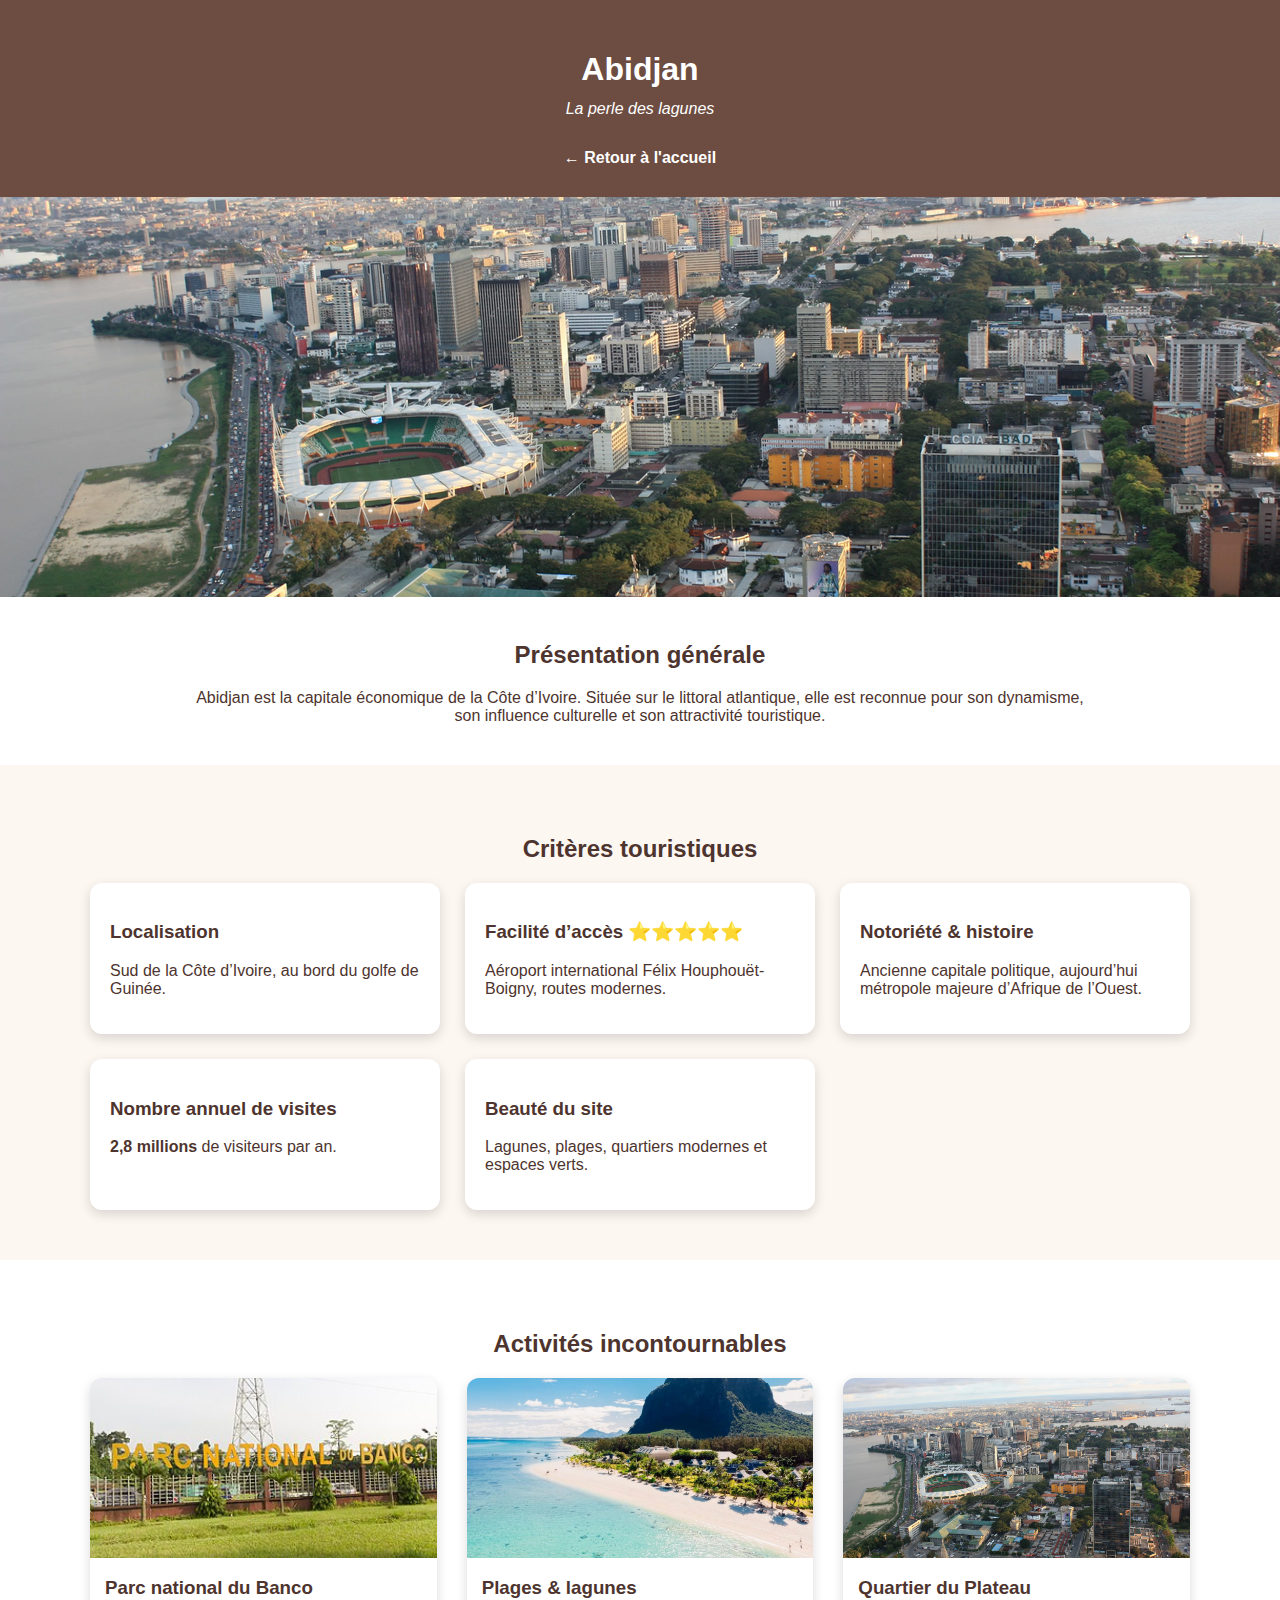
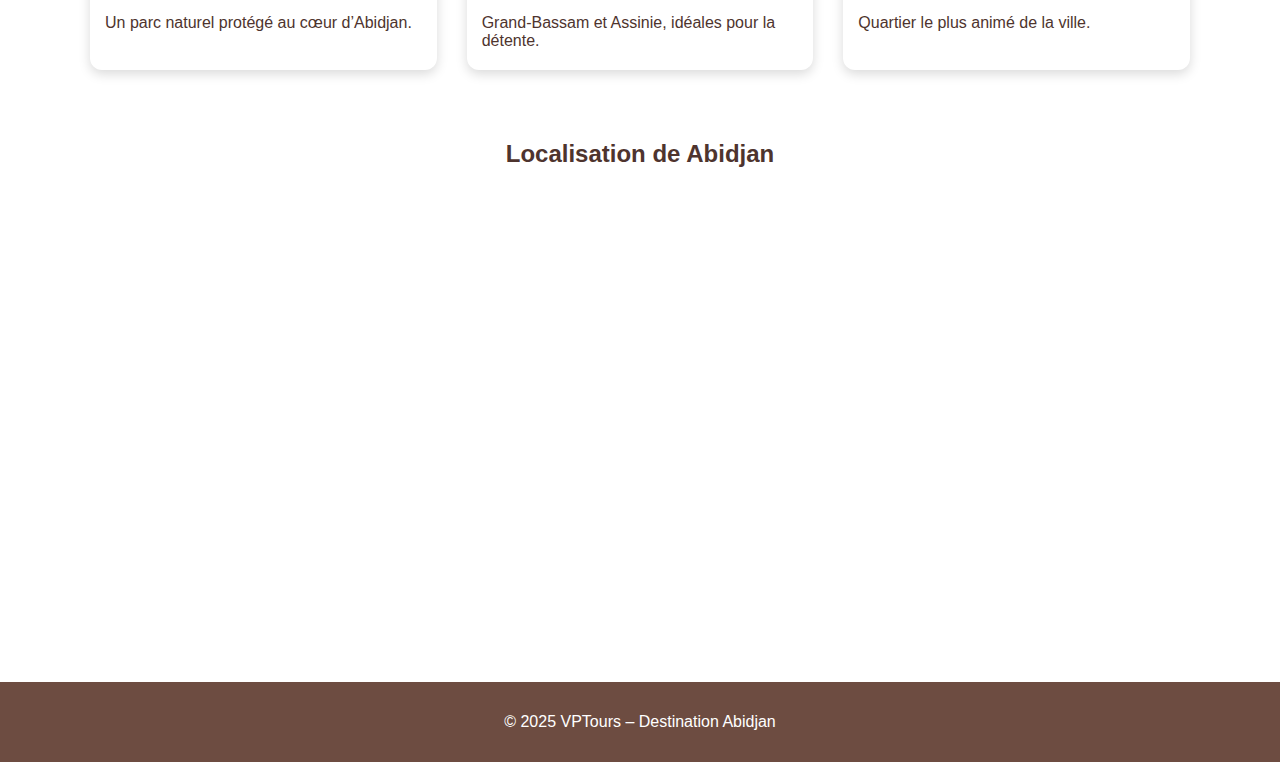
<file: abidjan.html>
<!DOCTYPE html>
<html lang="fr">
<head>
    <meta charset="UTF-8">
    <title>VPTours - Abidjan</title>
    <link rel="stylesheet" href="abidjan.css">
</head>

<body>


    <header>
        <h1>Abidjan</h1>
        <p class="slogan">La perle des lagunes</p>
        <a href="index.html" class="back-btn">← Retour à l'accueil</a>
    </header>

 
    <section class="hero">
        <img src="Plateau.png" alt="Ville d'Abidjan">
    </section>

  
    <section class="presentation">
        <h2>Présentation générale</h2>
        <p>
            Abidjan est la capitale économique de la Côte d’Ivoire.
            Située sur le littoral atlantique, elle est reconnue pour son dynamisme,
            son influence culturelle et son attractivité touristique.
        </p>
    </section>

    <section class="criteres">
        <h2>Critères touristiques</h2>

        <div class="criteres-grid">

            <div class="critere-card">
                <h3>Localisation</h3>
                <p>Sud de la Côte d’Ivoire, au bord du golfe de Guinée.</p>
            </div>

            <div class="critere-card">
                <h3>Facilité d’accès ⭐⭐⭐⭐⭐</h3>
                <p>Aéroport international Félix Houphouët-Boigny, routes modernes.</p>
            </div>

            <div class="critere-card">
                <h3>Notoriété & histoire</h3>
                <p>Ancienne capitale politique, aujourd’hui métropole majeure d’Afrique de l’Ouest.</p>
            </div>

            <div class="critere-card">
                <h3>Nombre annuel de visites</h3>
                <p><strong>2,8 millions</strong> de visiteurs par an.</p>
            </div>

            <div class="critere-card">
                <h3>Beauté du site</h3>
                <p>Lagunes, plages, quartiers modernes et espaces verts.</p>
            </div>

        </div>
    </section>

    <section class="activites">
        <h2>Activités incontournables</h2>

        <div class="activites-grid">

            <a href="https://fr.wikipedia.org/wiki/Parc_national_du_Banco" target="_blank" class="activite-card">
                <img src="banco.jpg" alt="Parc national du Banco">
                <h3>Parc national du Banco</h3>
                <p>Un parc naturel protégé au cœur d’Abidjan.</p>
            </a>

            <a href="https://fr.wikipedia.org/wiki/Grand-Bassam" target="_blank" class="activite-card">
                <img src="bassam.jpg" alt="Plages de Grand-Bassam">
                <h3>Plages & lagunes</h3>
                <p>Grand-Bassam et Assinie, idéales pour la détente.</p>
            </a>


            <a href="https://fr.wikipedia.org/wiki/Le_Plateau" target="_blank" class="activite-card">
                <img src="Plateau.png" alt="Quartier du plateau">
                <h3>Quartier du Plateau</h3>
                <p>Quartier le plus animé de la ville.</p>
            </a>

        </div>
    </section>
    <section class ="Map">
        <h2>Localisation de Abidjan</h2>
       <iframe
  src="https://www.google.com/maps?q=Abidjan&output=embed"
  width="1000"
  height="450"
  style="border:0;">
</iframe>
    </section>
</body>

<footer>
        <p>© 2025 VPTours – Destination Abidjan</p>
    </footer>

</body>
</html>
</file>
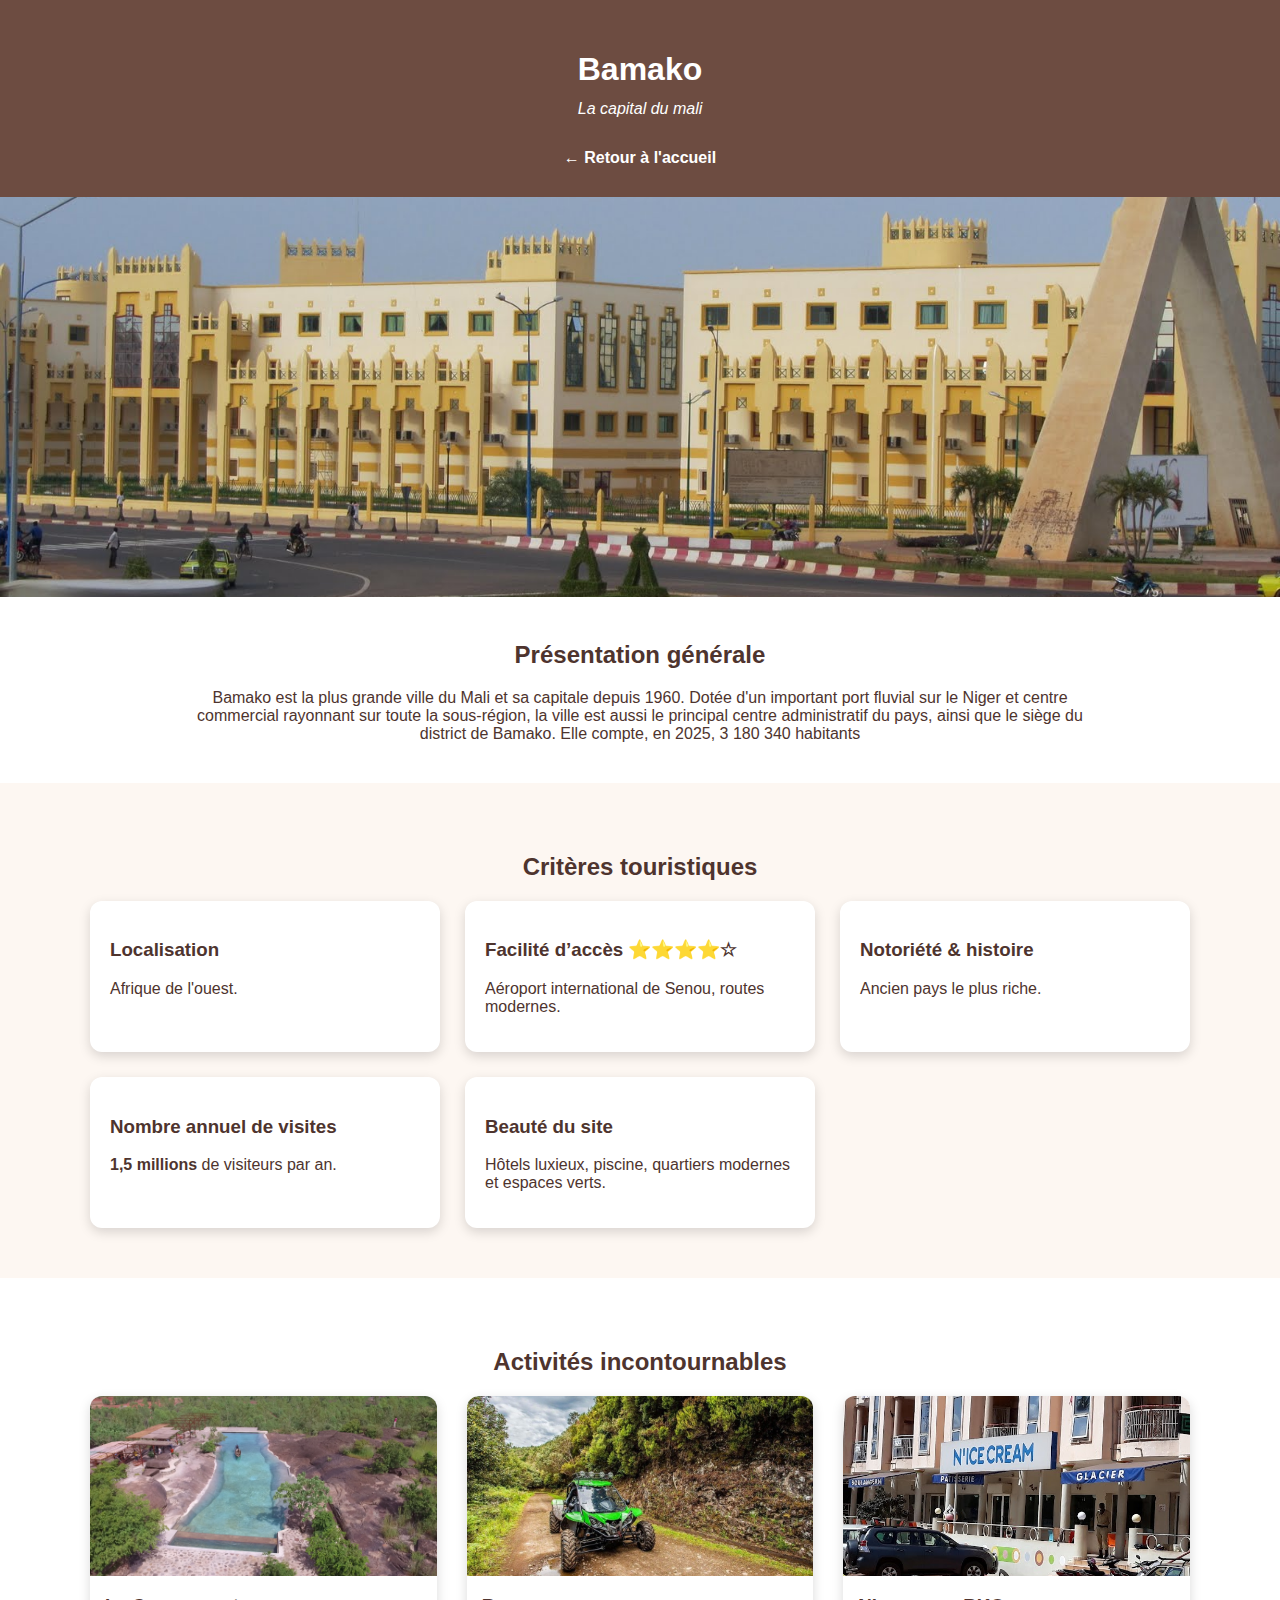
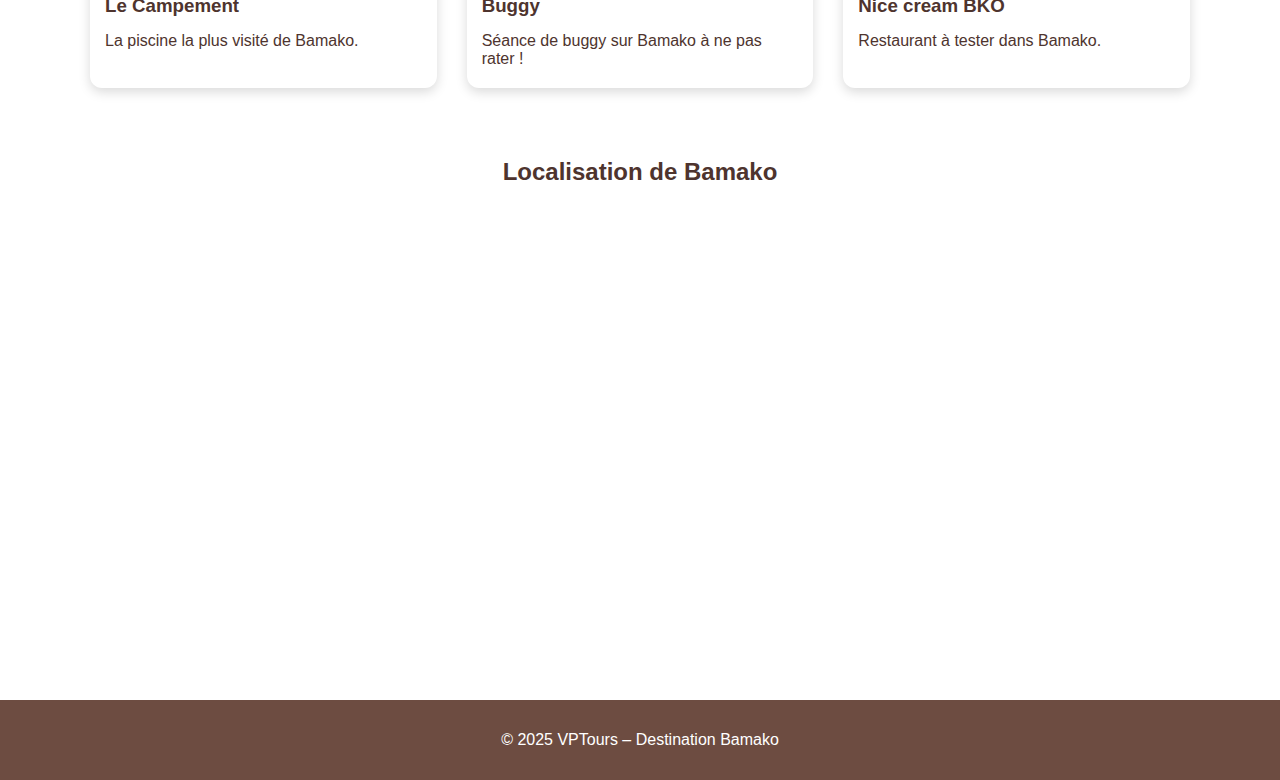
<file: Bamak.html>
<!DOCTYPE html>
<html lang="fr">
<head>
    <meta charset="UTF-8">
    <title>VPTours - Bamako</title>
    <link rel="stylesheet" href="Bamak.css">
</head>

<body>


    <header>
        <h1>Bamako</h1>
        <p class="slogan">La capital du mali  </p>
        <a href="index.html" class="back-btn">← Retour à l'accueil</a>
    </header>

 
    <section class="hero">
        <img src="Bamako.jpg" alt="Ville de Bamako">
    </section>

  
    <section class="presentation">
        <h2>Présentation générale</h2>
        <p>
           Bamako est la plus grande ville du Mali et sa capitale depuis 1960. 
           Dotée d'un important port fluvial sur le Niger et centre commercial rayonnant sur toute la sous-région,
            la ville est aussi le principal centre administratif du pays,
             ainsi que le siège du district de Bamako. Elle compte, en 2025, 3 180 340 habitants
        </p>
    </section>

    <section class="criteres">
        <h2>Critères touristiques</h2>

        <div class="criteres-grid">

            <div class="critere-card">
                <h3>Localisation</h3>
                <p>Afrique de l'ouest.</p>
            </div>

            <div class="critere-card">
                <h3>Facilité d’accès ⭐⭐⭐⭐☆ </h3>
                <p>Aéroport international de Senou, routes modernes.</p>
            </div>

            <div class="critere-card">
                <h3>Notoriété & histoire</h3>
                <p>Ancien pays le plus riche.</p>
            </div>

            <div class="critere-card">
                <h3>Nombre annuel de visites</h3>
                <p><strong>1,5 millions</strong> de visiteurs par an.</p>
            </div>

            <div class="critere-card">
                <h3>Beauté du site</h3>
                <p>Hôtels luxieux, piscine, quartiers modernes et espaces verts.</p>
            </div>

        </div>
    </section>

    <section class="activites">
        <h2>Activités incontournables</h2>

        <div class="activites-grid">

            <a href="https://fr.wikipedia.org/wiki/Fichier:Le_Campement,_Kangaba,_Mali.png" target="_blank" class="activite-card">
                <img src="camp.png" alt="Picine Le_Campement">
                <h3>Le Campement</h3>
                <p>La piscine la plus visité de Bamako.</p>
            </a>

            <a href="https://www.instagram.com/bko_quad/?hl=fr" target="_blank" class="activite-card">
                <img src="bug.jpg" alt="Buggy">
                <h3>Buggy</h3><p>Séance de buggy sur Bamako à ne pas rater !</p>
            </a>


            <a href="http://instagram.com/nicecreambamako/" target="_blank" class="activite-card">
                <img src="nice.jpg" alt="Resto nice_cream">
                <h3>Nice cream BKO</h3>
                <p>Restaurant à tester dans Bamako.</p>
            </a>

        </div>
    </section>
    <section class ="Map">
        <h2>Localisation de Bamako</h2>
        <iframe src="https://www.google.com/maps/embed?pb=!1m18!1m12!1m3!1d3988.5034862632573!2d-8.008891685722634!3d12.639232191346634!2m3!1f0!2f0!3f0!3m2!1i1024!2i768!4f13.1!3m3!1m2!1s0xe2ebf3f6f5f5b7b%3A0x419f6f5e4c6e4c0!2sBamako%2C%20Mali!5e0!3m2!1sfr!2sml!4v1700781234567!5m2!1sfr!2sml" width="1000" height="450" style="border:0;" allowfullscreen="" loading="lazy" referrerpolicy="no-referrer-when-downgrade"></iframe>
    </section>
    </body>
    <footer>
        <p>© 2025 VPTours – Destination Bamako</p>
    </footer>



</html>
</file>
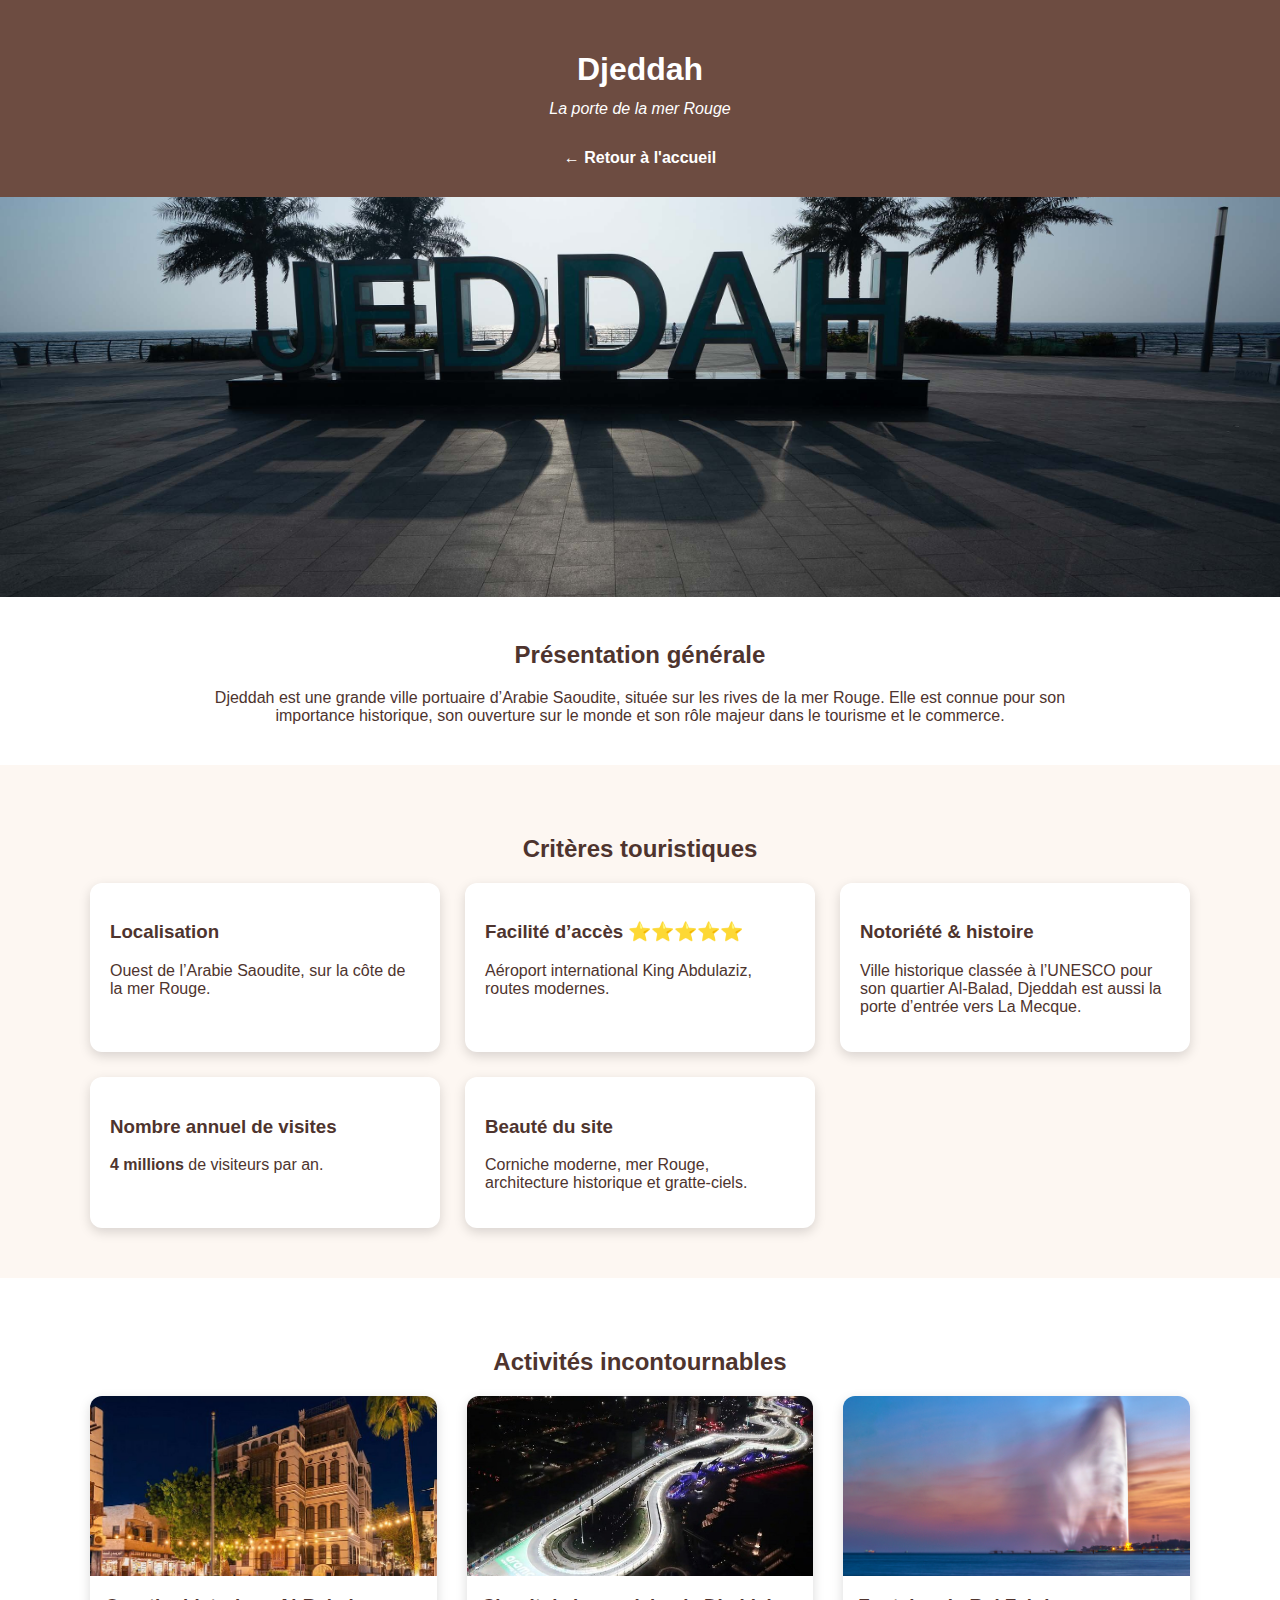
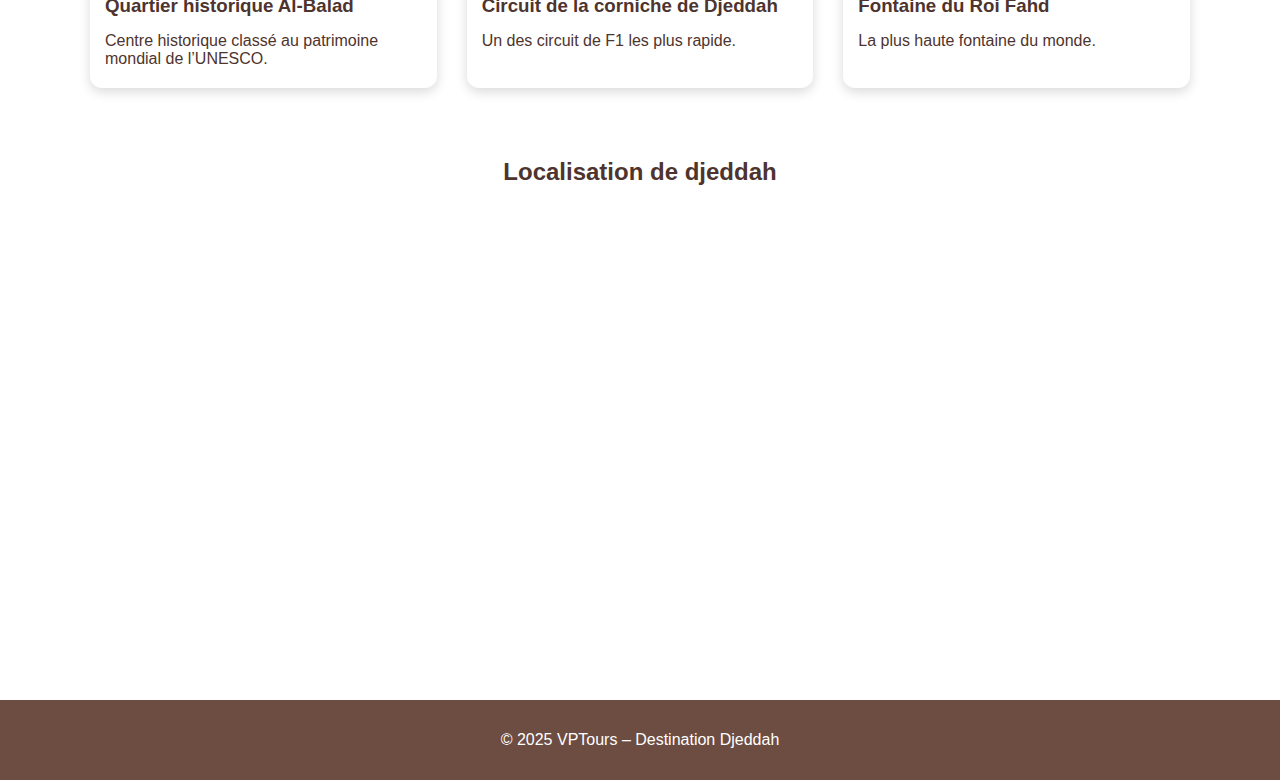
<file: djeddah.html>
<!DOCTYPE html>
<html lang="fr">
<head>
    <meta charset="UTF-8">
    <title>VPTours - Djeddah</title>
    <link rel="stylesheet" href="djeddah.css">
</head>

<body>

    <header>
        <h1>Djeddah</h1>
        <p class="slogan">La porte de la mer Rouge</p>
        <a href="index.html" class="back-btn">← Retour à l'accueil</a>
    </header>

    <section class="hero">
        <img src="villedj.jpg" alt="Ville de Djeddah">
    </section>

    <section class="presentation">
        <h2>Présentation générale</h2>
        <p>
            Djeddah est une grande ville portuaire d’Arabie Saoudite,
            située sur les rives de la mer Rouge. Elle est connue pour
            son importance historique, son ouverture sur le monde
            et son rôle majeur dans le tourisme et le commerce.
        </p>
    </section>

    <section class="criteres">
        <h2>Critères touristiques</h2>

        <div class="criteres-grid">

            <div class="critere-card">
                <h3>Localisation</h3>
                <p>Ouest de l’Arabie Saoudite, sur la côte de la mer Rouge.</p>
            </div>

            <div class="critere-card">
                <h3>Facilité d’accès ⭐⭐⭐⭐⭐</h3>
                <p>Aéroport international King Abdulaziz, routes modernes.</p>
            </div>

            <div class="critere-card">
                <h3>Notoriété & histoire</h3>
                <p>
                    Ville historique classée à l’UNESCO pour son quartier Al-Balad,
                    Djeddah est aussi la porte d’entrée vers La Mecque.
                </p>
            </div>

            <div class="critere-card">
                <h3>Nombre annuel de visites</h3>
                <p><strong>4 millions</strong> de visiteurs par an.</p>
            </div>

            <div class="critere-card">
                <h3>Beauté du site</h3>
                <p>
                    Corniche moderne, mer Rouge, architecture historique et gratte-ciels.
                </p>
            </div>

        </div>
    </section>

    <section class="activites">
        <h2>Activités incontournables</h2>

        <div class="activites-grid">

            <a href="https://www.visitsaudi.com/fr/jeddah/attractions/summer-night-adventures-in-al-balad" target="_blank" class="activite-card">
                <img src="quartier.jpg" alt="Quartier Al-Balad">
                <h3>Quartier historique Al-Balad</h3>
                <p>Centre historique classé au patrimoine mondial de l’UNESCO.</p>
            </a>

            <a href="https://fr.wikipedia.org/wiki/Circuit_de_la_corniche_de_Djeddah" target="_blank" class="activite-card">
                <img src="djeddah.jpg" alt="Corniche de Djeddah">
                <h3>Circuit de la corniche de Djeddah</h3>
                <p>Un des circuit de F1 les plus rapide.</p>
            </a>

            <a href="https://fr.wikipedia.org/wiki/Jet_d%27eau_du_roi_Fahd" target="_blank" class="activite-card">
                <img src="fontaine.jpg" alt="Fontaine du Roi Fahd">
                <h3>Fontaine du Roi Fahd</h3>
                <p>La plus haute fontaine du monde.</p>
            </a>

        </div>
    </section>
<section class ="Map">
        <h2>Localisation de djeddah</h2>
        <iframe src="https://www.google.com/maps/embed?pb=!1m18!1m12!1m3!1d475325.03137566603!2d38.881491443934955!3d21.44980016391344!2m3!1f0!2f0!3f0!3m2!1i1024!2i768!4f13.1!3m3!1m2!1s0x15c3d01fb1137e59%3A0xe059579737b118db!2sDjeddah%20Arabie%20saoudite!5e0!3m2!1sfr!2sfr!4v1765918055588!5m2!1sfr!2sfr" width="1000" height="450" style="border:0;" allowfullscreen="" loading="lazy" referrerpolicy="no-referrer-when-downgrade"></iframe>
</section>
    </body>
        <footer>
        <p>© 2025 VPTours – Destination Djeddah</p>
    </footer>

</html>
</file>
<file: abidjan.css>
body {
    margin: 0;
    font-family: Arial, sans-serif;
    background: #ffffff;
    color: #4e342e;
    text-align: center;
}
header {
    background: #6d4c41;
    color: white;
    padding: 30px 20px;
}

.slogan {
    font-style: italic;
    margin-top: -10px;
}

.back-btn {
    display: inline-block;
    margin-top: 15px;
    color: white;
    text-decoration: none;
    font-weight: bold;
}

.back-btn:hover {
    text-decoration: underline;
}

.hero img {
    width: 100%;
    max-height: 400px;
    object-fit: cover;
}

.presentation {
    max-width: 900px;
    margin: 40px auto;
    padding: 0 20px;
}

.criteres {
    background: #fdf7f2;
    padding: 50px 20px;
}

.criteres-grid {
    display: grid;
    grid-template-columns: repeat(auto-fit, minmax(260px, 1fr));
    gap: 25px;
    max-width: 1100px;
    margin: auto;
}

.critere-card {
    background: white;
    padding: 20px;
    border-radius: 12px;
    box-shadow: 0 4px 12px rgba(0,0,0,0.15);
    text-align: left;
}

.activites {
    padding: 50px 20px;
}

.activites-grid {
    display: grid;
    grid-template-columns: repeat(auto-fit, minmax(260px, 1fr));
    gap: 30px;
    max-width: 1100px;
    margin: auto;
}

.activite-card {
    background: white;
    border-radius: 12px;
    box-shadow: 0 4px 12px rgba(0,0,0,0.15);
    overflow: hidden;
    text-align: left;
    text-decoration: none;
    color: inherit;
    transition: transform 0.3s, box-shadow 0.3s;
}

.activite-card:hover {
    transform: scale(1.03);
    box-shadow: 0 6px 18px rgba(0,0,0,0.25);
}

.activite-card img {
    width: 100%;
    height: 180px;
    object-fit: cover;
}

.activite-card h3 {
    margin: 15px;
}

.activite-card p {
    margin: 0 15px 20px;
}
footer {
    background: #6d4c41;
    color: white;
    padding: 15px;
    margin-top: 40px;
}
</file>
<file: Bamak.css>
body {
    margin: 0;
    font-family: Arial, sans-serif;
    background: #ffffff;
    color: #4e342e;
    text-align: center;
}

header {
    background: #6d4c41;
    color: white;
    padding: 30px 20px;
}

.slogan {
    font-style: italic;
    margin-top: -10px;
}

.back-btn {
    display: inline-block;
    margin-top: 15px;
    color: white;
    text-decoration: none;
    font-weight: bold;
}

.back-btn:hover {
    text-decoration: underline;
}

.hero img {
    width: 100%;
    max-height: 400px;
    object-fit: cover;
}

.presentation {
    max-width: 900px;
    margin: 40px auto;
    padding: 0 20px;
}

.criteres {
    background: #fdf7f2;
    padding: 50px 20px;
}

.criteres-grid {
    display: grid;
    grid-template-columns: repeat(auto-fit, minmax(260px, 1fr));
    gap: 25px;
    max-width: 1100px;
    margin: auto;
}

.critere-card {
    background: white;
    padding: 20px;
    border-radius: 12px;
    box-shadow: 0 4px 12px rgba(0,0,0,0.15);
    text-align: left;
}

.activites {
    padding: 50px 20px;
}

.activites-grid {
    display: grid;
    grid-template-columns: repeat(auto-fit, minmax(260px, 1fr));
    gap: 30px;
    max-width: 1100px;
    margin: auto;
}

.activite-card {
    background: white;
    border-radius: 12px;
    box-shadow: 0 4px 12px rgba(0,0,0,0.15);
    overflow: hidden;
    text-align: left;
    text-decoration: none;
    color: inherit;
    transition: transform 0.3s, box-shadow 0.3s;
}

.activite-card:hover {
    transform: scale(1.03);
    box-shadow: 0 6px 18px rgba(0,0,0,0.25);
}

.activite-card img {
    width: 100%;
    height: 180px;
    object-fit: cover;
}

.activite-card h3 {
    margin: 15px;
}

.activite-card p {
    margin: 0 15px 20px;
}

footer {
    background: #6d4c41;
    color: white;
    padding: 15px;
    margin-top: 40px;
}
</file>
<file: djeddah.css>
body {
    margin: 0;
    font-family: Arial, sans-serif;
    background: #ffffff;
    color: #4e342e;
    text-align: center;
}

header {
    background: #6d4c41;
    color: white;
    padding: 30px 20px;
}

.slogan {
    font-style: italic;
    margin-top: -10px;
}

.back-btn {
    display: inline-block;
    margin-top: 15px;
    color: white;
    text-decoration: none;
    font-weight: bold;
}

.back-btn:hover {
    text-decoration: underline;
}

.hero img {
    width: 100%;
    max-height: 400px;
    object-fit: cover;
}

.presentation {
    max-width: 900px;
    margin: 40px auto;
    padding: 0 20px;
}

.criteres {
    background: #fdf7f2;
    padding: 50px 20px;
}

.criteres-grid {
    display: grid;
    grid-template-columns: repeat(auto-fit, minmax(260px, 1fr));
    gap: 25px;
    max-width: 1100px;
    margin: auto;
}

.critere-card {
    background: white;
    padding: 20px;
    border-radius: 12px;
    box-shadow: 0 4px 12px rgba(0,0,0,0.15);
    text-align: left;
}

.activites {
    padding: 50px 20px;
}

.activites-grid {
    display: grid;
    grid-template-columns: repeat(auto-fit, minmax(260px, 1fr));
    gap: 30px;
    max-width: 1100px;
    margin: auto;
}

.activite-card {
    background: white;
    border-radius: 12px;
    box-shadow: 0 4px 12px rgba(0,0,0,0.15);
    overflow: hidden;
    text-align: left;
    text-decoration: none;
    color: inherit;
    transition: transform 0.3s, box-shadow 0.3s;
}

.activite-card:hover {
    transform: scale(1.03);
    box-shadow: 0 6px 18px rgba(0,0,0,0.25);
}

.activite-card img {
    width: 100%;
    height: 180px;
    object-fit: cover;
}

.activite-card h3 {
    margin: 15px;
}

.activite-card p {
    margin: 0 15px 20px;
}

footer {
    background: #6d4c41;
    color: white;
    padding: 15px;
    margin-top: 40px;
}
</file>
